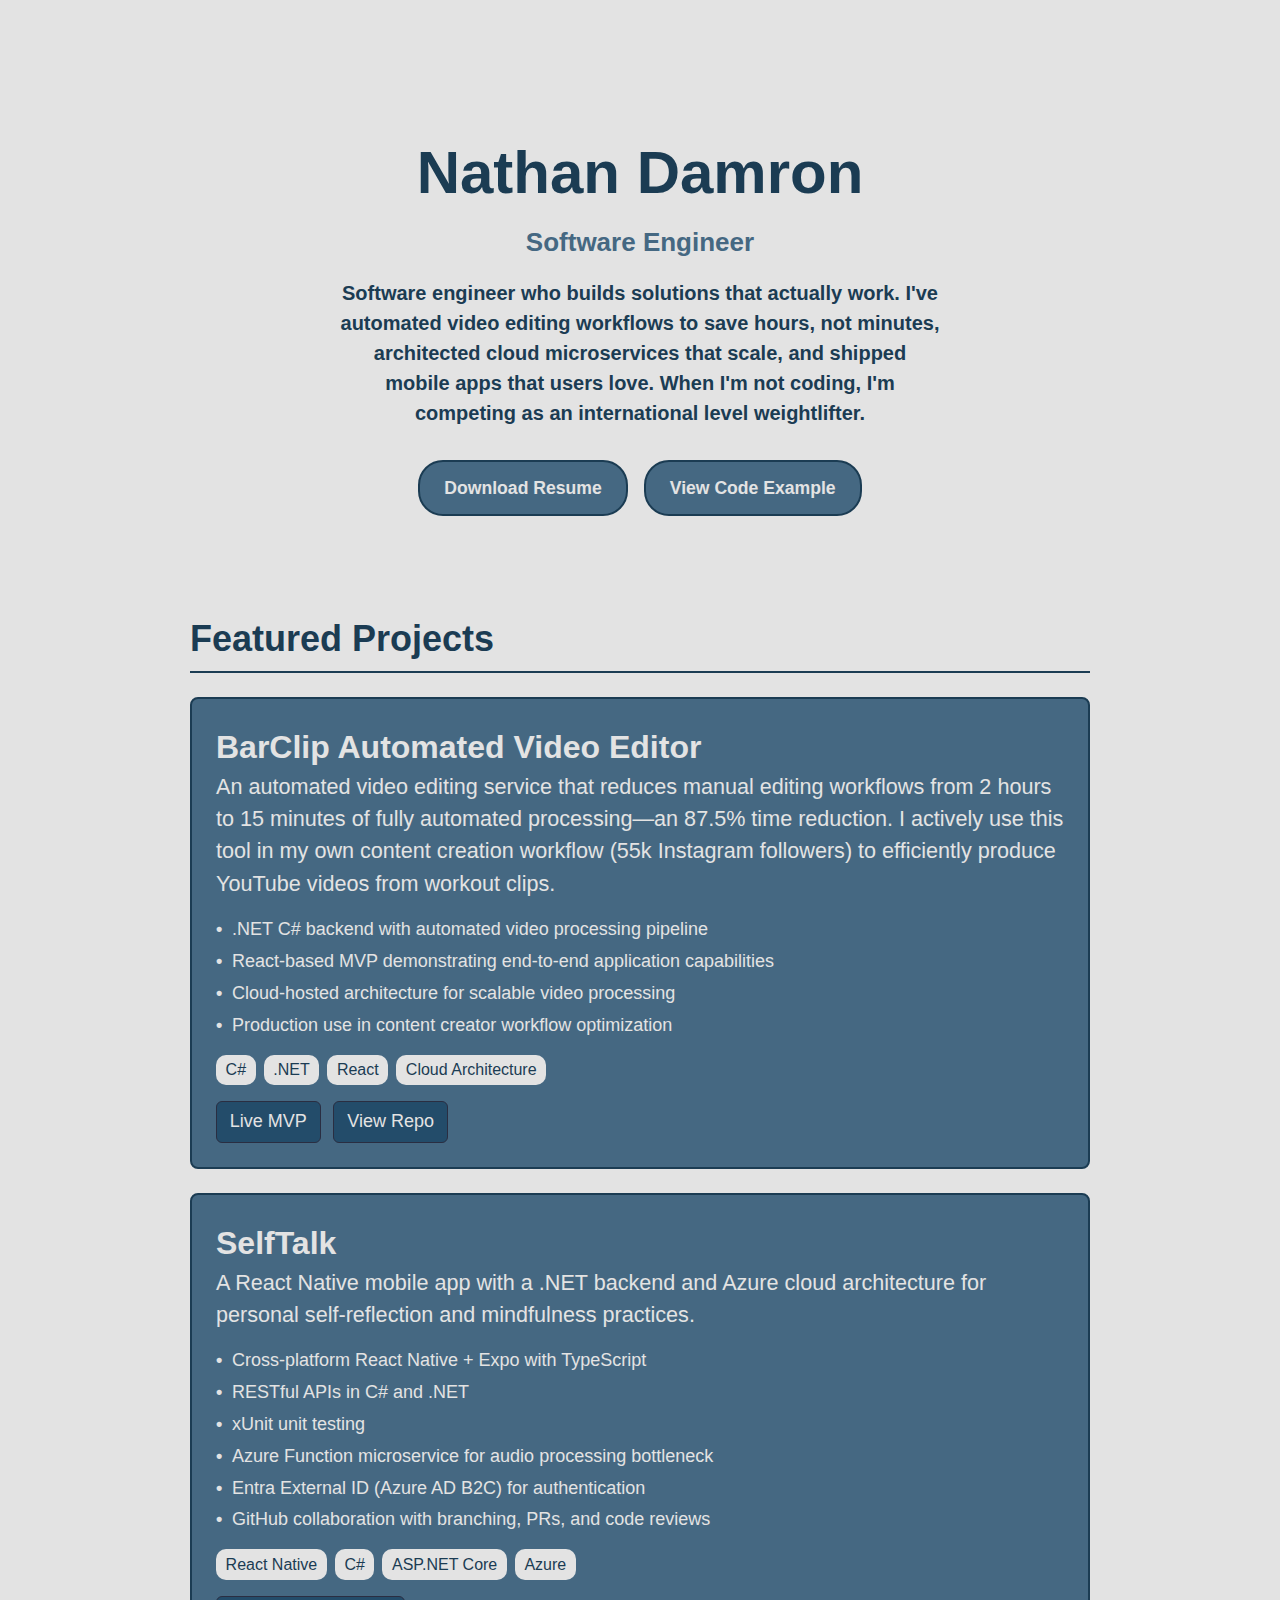
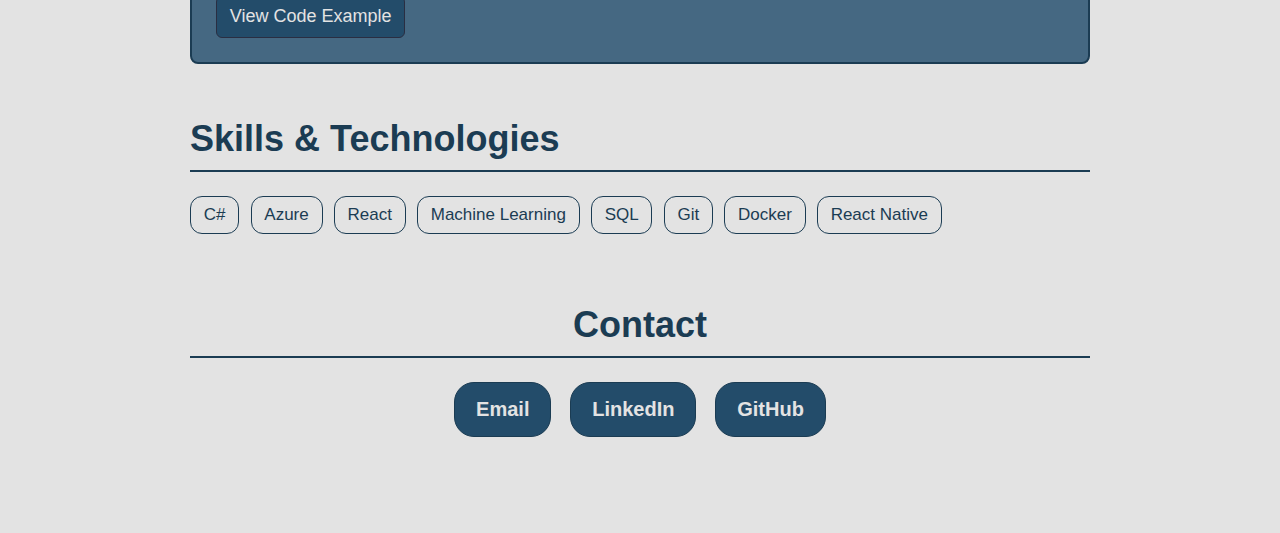
<file: index.html>
<!DOCTYPE html>
<html lang="en">
<head>
<meta charset="UTF-8" />
<meta name="viewport" content="width=device-width, initial-scale=1" />
<title>Nathan Damron - Software Developer</title>
<link rel="stylesheet" href="styles.css">
</head>
<body>
  <div class="container">
    <section class="hero">
      <h1>Nathan Damron</h1>
      <div class="subtitle">Software Engineer</div>
      <div class="intro">
        Software engineer who builds solutions that actually work. 
        I've automated video editing workflows to save hours, not minutes, 
        architected cloud microservices that scale, 
        and shipped mobile apps that users love. 
        When I'm not coding, I'm competing as an international level weightlifter.
      </div>
      <div class="hero-actions">
        <a href="resume.pdf" target="_blank" class="resume-btn">Download Resume</a>
        <a href="pages/selftalk-example" class="resume-btn">View Code Example</a>
      </div>
    </section>

    <section id="projects">
      <h2 class="section-title">Featured Projects</h2>
      <div class="projects-list">
        <div class="project-card">
          <div class="project-title">BarClip Automated Video Editor</div>
          <div class="project-description">
            An automated video editing service that reduces manual editing workflows from 2 hours to 15 minutes of fully automated processing—an 87.5% time reduction. I actively use this tool in my own content creation workflow (55k Instagram followers) to efficiently produce YouTube videos from workout clips.
          </div>
          <div class="project-contributions">
            <ul>
              <li>.NET C# backend with automated video processing pipeline</li>
              <li>React-based MVP demonstrating end-to-end application capabilities</li>
              <li>Cloud-hosted architecture for scalable video processing</li>
              <li>Production use in content creator workflow optimization</li>
            </ul>
          </div>
          <div class="project-tech-tags">
            <span class="project-tech-tag">C#</span>
            <span class="project-tech-tag">.NET</span>
            <span class="project-tech-tag">React</span>
            <span class="project-tech-tag">Cloud Architecture</span>
          </div>
          <div class="project-links">
            <a href="https://www.barclip.com" target="_blank" class="project-link">Live MVP</a>
            <a href="https://github.com/damronathan/BarClip" target="_blank" class="project-link">View Repo</a>
          </div>
        </div>

        <div class="project-card">
          <div class="project-title">SelfTalk</div>
          <div class="project-description">
            A React Native mobile app with a .NET backend and Azure cloud architecture for personal self-reflection and mindfulness practices.
          </div>
          <div class="project-contributions">
            <ul>
              <li>Cross-platform React Native + Expo with TypeScript</li>
              <li>RESTful APIs in C# and .NET</li>
              <li>xUnit unit testing</li>
              <li>Azure Function microservice for audio processing bottleneck</li>
              <li>Entra External ID (Azure AD B2C) for authentication</li>
              <li>GitHub collaboration with branching, PRs, and code reviews</li>
            </ul>
          </div>
          <div class="project-tech-tags">
            <span class="project-tech-tag">React Native</span>
            <span class="project-tech-tag">C#</span>
            <span class="project-tech-tag">ASP.NET Core</span>
            <span class="project-tech-tag">Azure</span>
          </div>
          <div class="project-links">
            <a href="pages/selftalk-example" class="project-link">View Code Example</a>
          </div>
        </div>
      </div>
    </section>

    <section id="skills">
      <h2 class="section-title">Skills & Technologies</h2>
      <div class="skills-list">
        <div class="skill-tag">C#</div>
        <div class="skill-tag">Azure</div>
        <div class="skill-tag">React</div>
        <div class="skill-tag">Machine Learning</div>
        <div class="skill-tag">SQL</div>
        <div class="skill-tag">Git</div>
        <div class="skill-tag">Docker</div>
        <div class="skill-tag">React Native</div>
        <!-- Add more skill tags as needed -->
      </div>
    </section>

    <section class="contact-section" id="contact">
      <h2 class="section-title">Contact</h2>
      <div class="contact-links">
        <a href="mailto:damronnathan14@gmail.com" class="contact-link">Email</a>
        <a href="https://www.linkedin.com/in/nathan-damron/" target="_blank" class="contact-link">LinkedIn</a>
        <a href="https://github.com/damronathan" target="_blank" class="contact-link">GitHub</a>
      </div>
    </section>
  </div>
  <script src="script.js"></script>
</body>
</html>
</file>
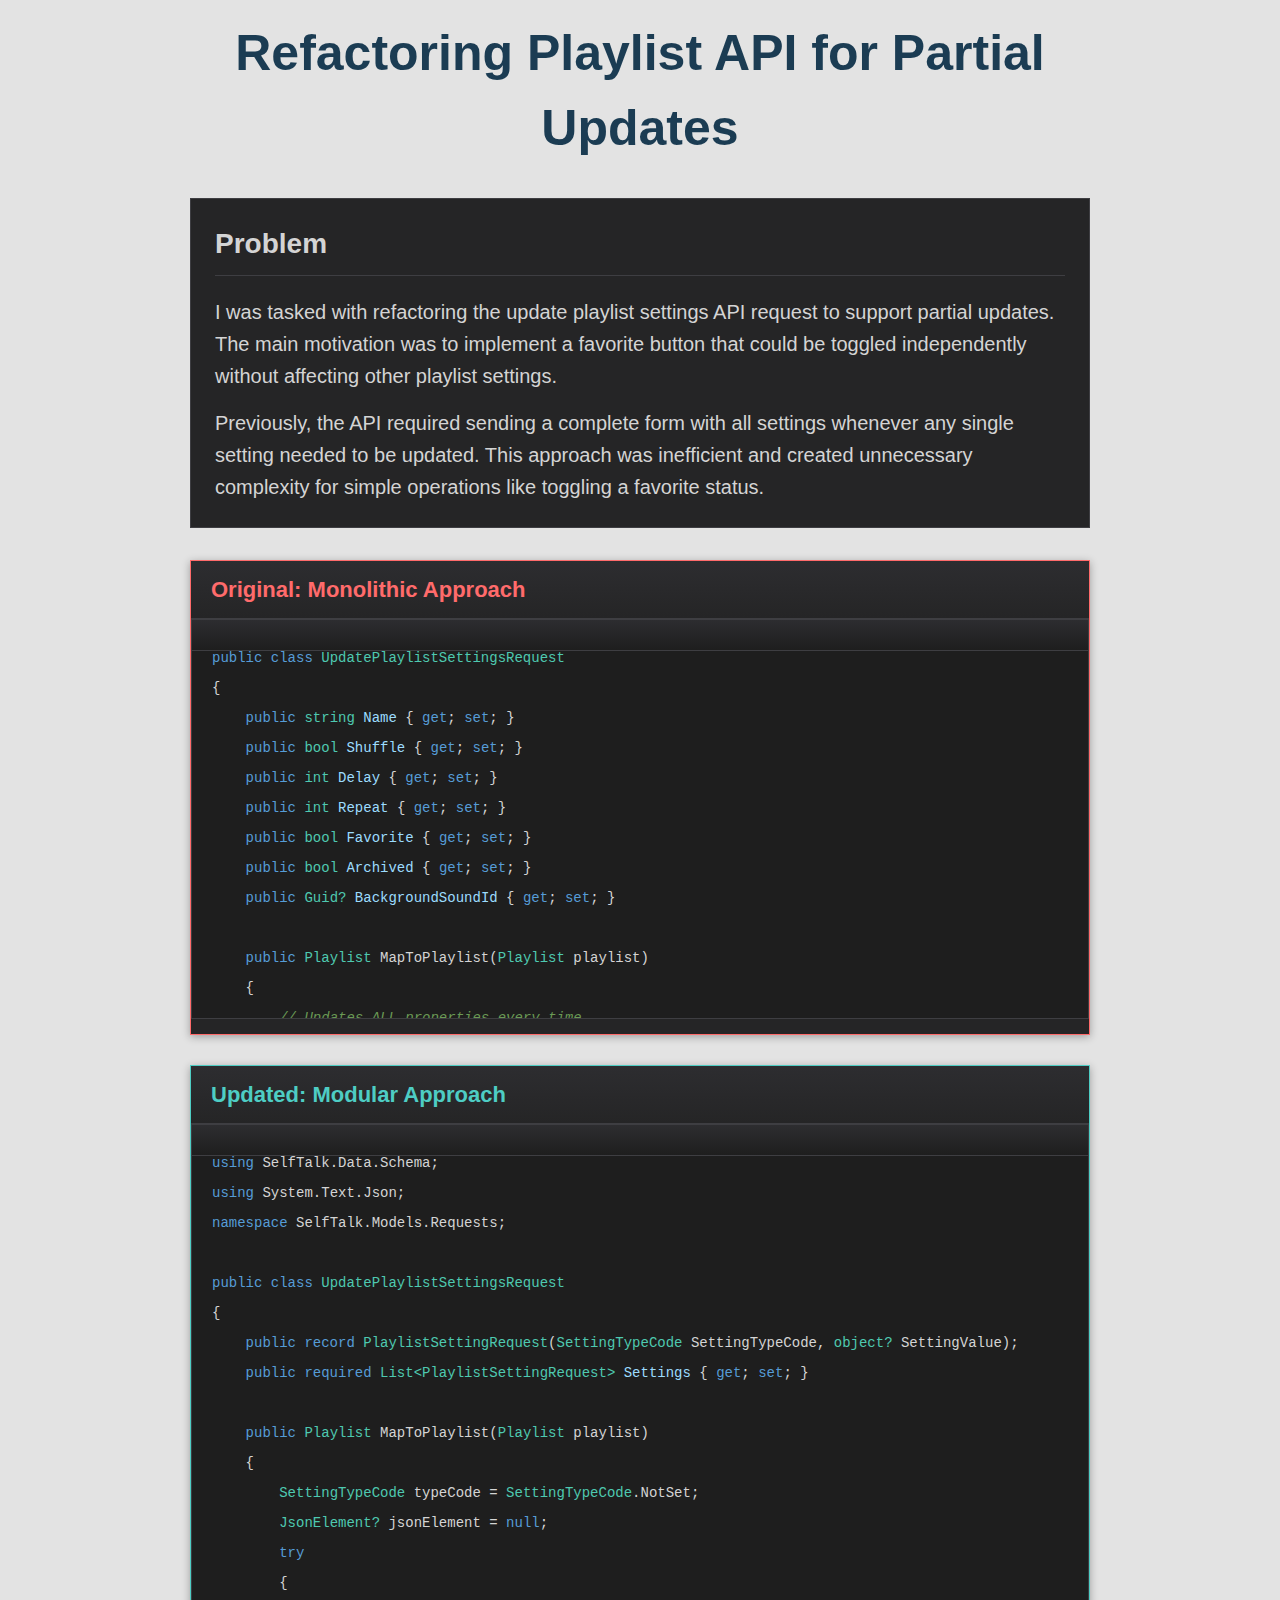
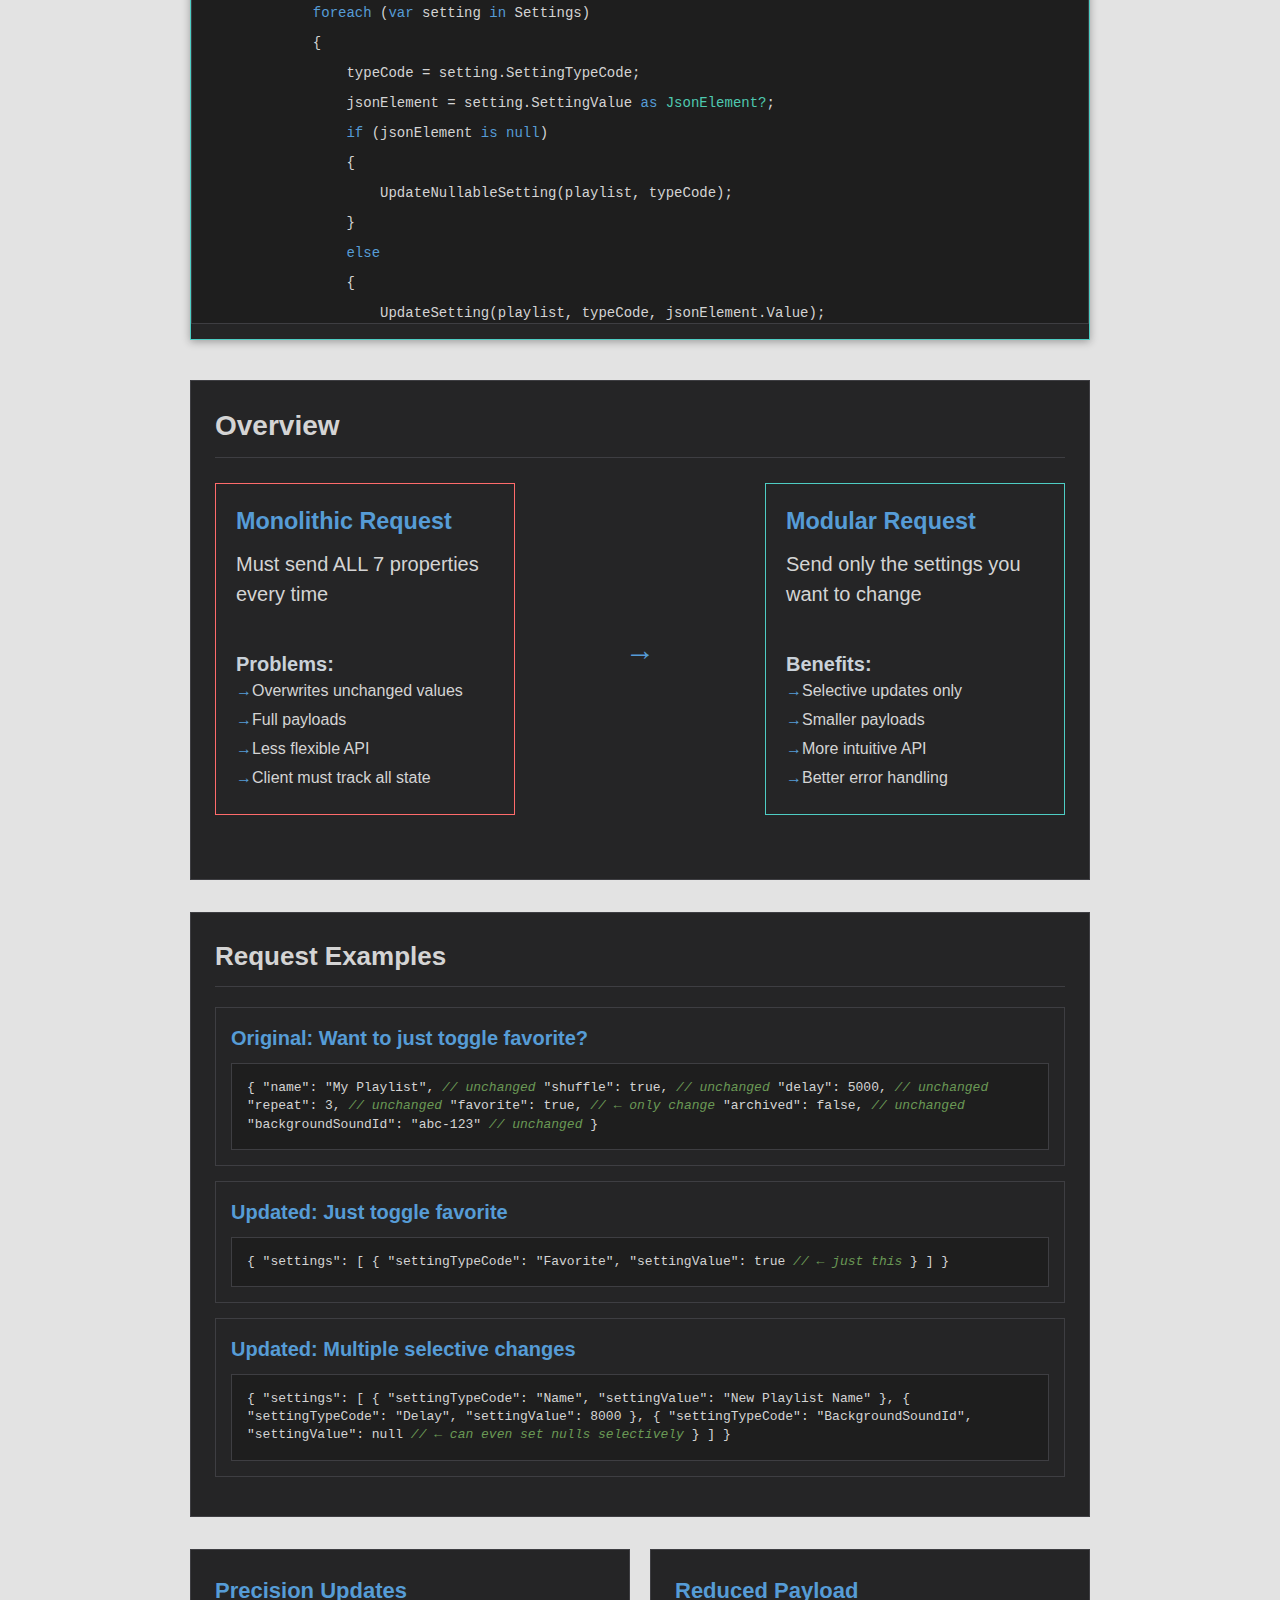
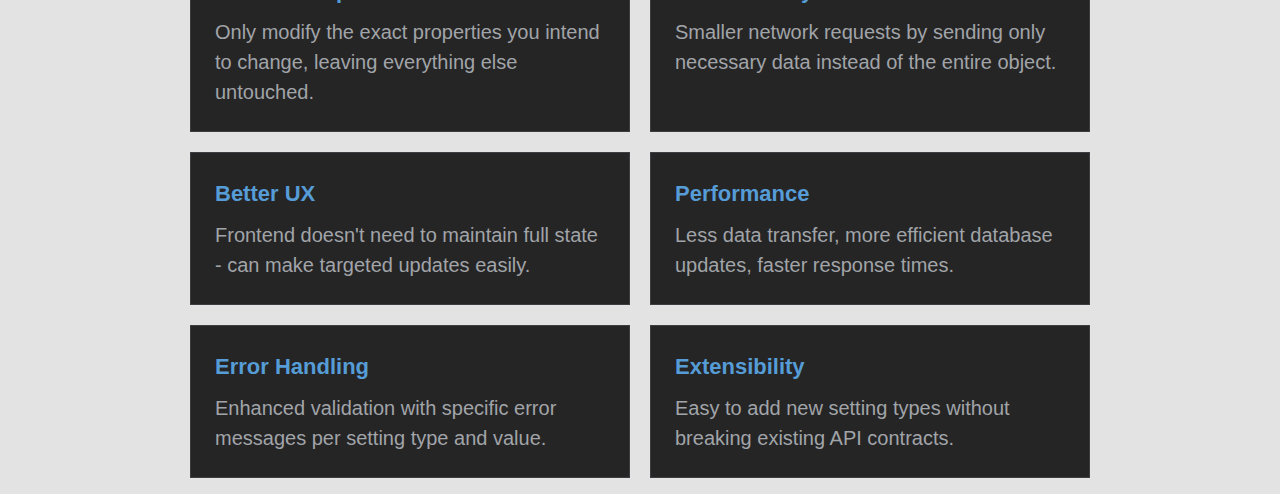
<file: pages/selftalk-example/index.html>
<!DOCTYPE html>
<html lang="en">
<head>
    <meta charset="UTF-8">
    <meta name="viewport" content="width=device-width, initial-scale=1.0">
    <title>Playlist Settings Refactor</title>
    <link rel="stylesheet" href="../../styles.css">
    <style>
        /* Additional styles for code example page */
        .comparison {
            display: flex;
            flex-direction: column;
            gap: 30px;
            margin-bottom: 40px;
        }
        
        .version {
            width: 100%;
            background-color: #252526;
            border-radius: 0;
            padding: 0;
            border: 1px solid #3e3e42;
            transition: border-color 0.3s ease;
            box-shadow: 0 2px 8px rgba(0,0,0,0.3);
        }
        
        .version:hover {
            border-color: #8abf8a;
        }
        
        .original {
            border-color: #ff6b6b;
        }
        
        .updated {
            border-color: #4ecdc4;
        }
        
        .version-title {
            font-size: 1.1em;
            margin: 0;
            padding: 12px 20px;
            text-align: left;
            font-weight: 600;
            background: linear-gradient(to bottom, #2d2d30, #252526);
            border-bottom: 1px solid #3e3e42;
            font-family: 'Segoe UI', Tahoma, Geneva, Verdana, sans-serif;
        }
        
        .original .version-title {
            color: #ff6b6b;
        }
        
        .updated .version-title {
            color: #4ecdc4;
        }
        
        .code-section {
            background: #1e1e1e;
            border-radius: 0;
            padding: 20px;
            margin-bottom: 15px;
            overflow-x: auto;
            max-height: 400px;
            overflow-y: auto;
            border: 1px solid #3e3e42;
            box-shadow: inset 0 1px 0 rgba(255,255,255,0.1);
            position: relative;
        }
        
        .updated .code-section {
            max-height: 800px;
        }
        
        .code-section::before {
            content: '';
            position: absolute;
            top: 0;
            left: 0;
            right: 0;
            height: 30px;
            background: linear-gradient(to bottom, #2d2d30, #1e1e1e);
            border-bottom: 1px solid #3e3e42;
            border-radius: 0;
        }
        
        .code-section code {
            color: #d4d4d4;
            font-family: 'Cascadia Code', 'Consolas', 'Monaco', 'Courier New', monospace;
            font-size: 14px;
            line-height: 1.5;
            white-space: pre;
            position: relative;
            z-index: 1;
        }
        
        .keyword { color: #569cd6; font-weight: 500; }
        .string { color: #ce9178; }
        .type { color: #4ec9b0; }
        .comment { color: #6a9955; font-style: italic; }
        .property { color: #9cdcfe; }
        .namespace { color: #c586c0; }
        .using { color: #569cd6; }
        .class { color: #4ec9b0; font-weight: 500; }
        .method { color: #dcdcaa; }
        .enum { color: #4ec9b0; }
        .value { color: #b5cea8; }
        
        .visual-diagram {
            background-color: #252526;
            border-radius: 0;
            padding: 1.5rem;
            margin: 2rem 0;
            border: 1px solid #3e3e42;
        }
        
        .diagram-title {
            font-size: 1.4em;
            color: #d4d4d4;
            margin-bottom: 25px;
            font-weight: 600;
            text-align: left;
            font-family: 'Segoe UI', Tahoma, Geneva, Verdana, sans-serif;
            border-bottom: 1px solid #3e3e42;
            padding-bottom: 10px;
        }
            
        .flow {
            display: flex;
            justify-content: space-between;
            align-items: center;
            margin-bottom: 40px;
        }
        
        .flow-item {
            flex: 1;
            max-width: 300px;
            padding: 20px;
            border-radius: 0;
            border: 1px solid #3e3e42;
        }
        
        .monolithic {
            background-color: #252526;
            color: #d6d8db;
            border-color: #ff6b6b;
        }
        
        .arrow {
            font-size: 1.5em;
            color: #569cd6;
            margin: 0 20px;
            font-weight: 600;
        }
        
        .modular {
            background-color: #252526;
            color: #d6d8db;
            border-color: #4ecdc4;
        }
        
        .benefits-grid {
            display: grid;
            grid-template-columns: repeat(auto-fit, minmax(300px, 1fr));
            gap: 20px;
            margin-top: 30px;
        }
        
        .benefit-card {
            background-color: #252526;
            border-radius: 0;
            padding: 1.5rem;
            border: 1px solid #3e3e42;
            transition: border-color 0.3s ease;
        }
        
        
        
        .benefit-card h3 {
            color: #569cd6;
            margin-bottom: 10px;
            font-size: 1.1em;
            font-weight: 600;
            font-family: 'Segoe UI', Tahoma, Geneva, Verdana, sans-serif;
        }
        
        .benefit-card p {
            color: #a1a4a8;
            font-weight: 300;
        }
        
        .example-requests {
            background-color: #252526;
            border-radius: 0;
            padding: 1.5rem;
            margin: 2rem 0;
            border: 1px solid #3e3e42;
        }
        
        .example-title {
            font-size: 1.3em;
            color: #d4d4d4;
            margin-bottom: 20px;
            text-align: left;
            font-weight: 600;
            font-family: 'Segoe UI', Tahoma, Geneva, Verdana, sans-serif;
            border-bottom: 1px solid #3e3e42;
            padding-bottom: 10px;
        }
        
        .example {
            background-color: #252526;
            border-radius: 0;
            padding: 15px;
            margin: 15px 0;
            border-left: 3px solid #569cd6;
            border: 1px solid #3e3e42;
        }
        
        .example h4 {
            color: #569cd6;
            margin-bottom: 10px;
            font-weight: 600;
            font-family: 'Segoe UI', Tahoma, Geneva, Verdana, sans-serif;
        }
        
                 .json-code {
             background: #1e1e1e;
             color: #d4d4d4;
             padding: 15px;
             border-radius: 0;
             font-family: 'Cascadia Code', 'Consolas', 'Monaco', 'Courier New', monospace;
             font-size: 13px;
             overflow-x: auto;
             border: 1px solid #3e3e42;
             line-height: 1.4;
         }
         
         .json-code .comment {
             color: #6a9955;
             font-style: italic;
             font-weight: 400;
         }
        
        .flow-item ul {
            list-style: none;
            padding-left: 0;
        }
        
        .flow-item li {
            font-weight: 300;
            font-size: 1rem;
            color: #d4d4d4;
            margin-bottom: 0.3rem;
            position: relative;
            padding-left: 1rem;
        }
        
        .flow-item li::before {
            content: "→";
            color: #569cd6;
            position: absolute;
            left: 0;
            font-weight: 600;
        }
        
        .flow-item h3 {
            color: #569cd6;
            margin-bottom: 10px;
            font-weight: 600;
            font-family: 'Segoe UI', Tahoma, Geneva, Verdana, sans-serif;
        }
        
        .flow-item p {
            color: #d4d4d4;
            font-weight: 300;
            margin-bottom: 10px;
        }
        
        .flow-item strong {
            color: #c9d1d9;
            font-weight: 600;
        }
        
                 @media (max-width: 768px) {
             .comparison {
                 flex-direction: column;
                 gap: 20px;
             }
            
            .flow {
                flex-direction: column;
                gap: 20px;
            }
            
            .arrow {
                transform: rotate(90deg);
                margin: 10px 0;
            }
        }
    </style>
</head>
<body>
    <div class="container">
        <h1 style="text-align: center; color: #1B3C53; margin-bottom: 2rem; font-size: 2.5em;">Refactoring Playlist API for Partial Updates</h1>
        
        <div class="task-section" style="background-color: #252526; border-radius: 0; padding: 1.5rem; margin: 2rem 0; border: 1px solid #3e3e42;">
                         <h2 style="font-size: 1.4em; color: #d4d4d4; margin-bottom: 20px; font-weight: 600; font-family: 'Segoe UI', Tahoma, Geneva, Verdana, sans-serif; border-bottom: 1px solid #3e3e42; padding-bottom: 10px;">Problem</h2>
            <p style="color: #d4d4d4; font-weight: 300; line-height: 1.6; margin-bottom: 15px;">
                I was tasked with refactoring the update playlist settings API request to support partial updates. The main motivation was to implement a favorite button that could be toggled independently without affecting other playlist settings.
            </p>
            <p style="color: #d4d4d4; font-weight: 300; line-height: 1.6;">
                Previously, the API required sending a complete form with all settings whenever any single setting needed to be updated. This approach was inefficient and created unnecessary complexity for simple operations like toggling a favorite status.
            </p>
        </div>
        
        <div class="comparison">
            <div class="version original">
                                 <div class="version-title">Original: Monolithic Approach</div>
                <div class="code-section">
                    <code><span class="keyword">public class</span> <span class="type">UpdatePlaylistSettingsRequest</span>
{
    <span class="keyword">public</span> <span class="type">string</span> <span class="property">Name</span> { <span class="keyword">get</span>; <span class="keyword">set</span>; }
    <span class="keyword">public</span> <span class="type">bool</span> <span class="property">Shuffle</span> { <span class="keyword">get</span>; <span class="keyword">set</span>; }
    <span class="keyword">public</span> <span class="type">int</span> <span class="property">Delay</span> { <span class="keyword">get</span>; <span class="keyword">set</span>; }
    <span class="keyword">public</span> <span class="type">int</span> <span class="property">Repeat</span> { <span class="keyword">get</span>; <span class="keyword">set</span>; }
    <span class="keyword">public</span> <span class="type">bool</span> <span class="property">Favorite</span> { <span class="keyword">get</span>; <span class="keyword">set</span>; }
    <span class="keyword">public</span> <span class="type">bool</span> <span class="property">Archived</span> { <span class="keyword">get</span>; <span class="keyword">set</span>; }
    <span class="keyword">public</span> <span class="type">Guid?</span> <span class="property">BackgroundSoundId</span> { <span class="keyword">get</span>; <span class="keyword">set</span>; }

    <span class="keyword">public</span> <span class="type">Playlist</span> MapToPlaylist(<span class="type">Playlist</span> playlist)
    {
        <span class="comment">// Updates ALL properties every time</span>
        playlist.Name = Name;
        playlist.Shuffle = Shuffle;
        playlist.Delay = Delay;
        playlist.Repeat = Repeat;
        playlist.Favorite = Favorite;
        playlist.BackgroundSoundId = BackgroundSoundId;
        playlist.Archived = Archived;
        playlist.ModifiedDate = <span class="type">DateTime</span>.UtcNow;
        
        <span class="keyword">return</span> playlist;
    }
}</code>
                </div>
            </div>
            
            <div class="version updated">
                                 <div class="version-title">Updated: Modular Approach</div>
                <div class="code-section">
                    <code><span class="keyword">using</span> SelfTalk.Data.Schema;
<span class="keyword">using</span> System.Text.Json;
<span class="keyword">namespace</span> SelfTalk.Models.Requests;

<span class="keyword">public class</span> <span class="type">UpdatePlaylistSettingsRequest</span>
{
    <span class="keyword">public record</span> <span class="type">PlaylistSettingRequest</span>(<span class="type">SettingTypeCode</span> SettingTypeCode, <span class="type">object?</span> SettingValue);
    <span class="keyword">public required</span> <span class="type">List&lt;PlaylistSettingRequest&gt;</span> <span class="property">Settings</span> { <span class="keyword">get</span>; <span class="keyword">set</span>; }

    <span class="keyword">public</span> <span class="type">Playlist</span> MapToPlaylist(<span class="type">Playlist</span> playlist)
    {
        <span class="type">SettingTypeCode</span> typeCode = <span class="type">SettingTypeCode</span>.NotSet;
        <span class="type">JsonElement?</span> jsonElement = <span class="keyword">null</span>;
        <span class="keyword">try</span>
        {
            <span class="keyword">foreach</span> (<span class="keyword">var</span> setting <span class="keyword">in</span> Settings)
            {
                typeCode = setting.SettingTypeCode;
                jsonElement = setting.SettingValue <span class="keyword">as</span> <span class="type">JsonElement?</span>;
                <span class="keyword">if</span> (jsonElement <span class="keyword">is null</span>)
                {
                    UpdateNullableSetting(playlist, typeCode);
                }
                <span class="keyword">else</span>
                {
                    UpdateSetting(playlist, typeCode, jsonElement.Value);
                }              
            }
            playlist.ModifiedDate = <span class="type">DateTime</span>.UtcNow;
            <span class="keyword">return</span> playlist;
        }
        <span class="keyword">catch</span> (<span class="type">ArgumentException</span>)
        {
            <span class="keyword">throw</span>;
        }
        <span class="keyword">catch</span> (<span class="type">Exception</span> ex)
        {
            <span class="type">object?</span> value = jsonElement <span class="keyword">is not null</span> ? jsonElement.Value : <span class="keyword">null</span>;
            <span class="keyword">var</span> message = FormatSettingError(typeCode, value, <span class="string">$"Unhandled exception: {ex.Message}"</span>);
            <span class="keyword">var</span> detailedEx = <span class="keyword">new</span> <span class="type">Exception</span>(message, ex);
            <span class="keyword">throw</span> detailedEx;
        }
    }

    <span class="keyword">private static void</span> UpdateSetting(<span class="type">Playlist</span> playlist, <span class="type">SettingTypeCode</span> typeCode, <span class="type">JsonElement</span> value)
    {
        <span class="keyword">switch</span> (typeCode)
        {
            <span class="keyword">case</span> <span class="type">SettingTypeCode</span>.Name:
                playlist.Name = value.ToString();
                <span class="keyword">break</span>;
            <span class="keyword">case</span> <span class="type">SettingTypeCode</span>.Shuffle:
                playlist.Shuffle = value.GetBoolean();
                <span class="keyword">break</span>;
            <span class="keyword">case</span> <span class="type">SettingTypeCode</span>.Delay:
                <span class="type">int</span> delay = value.GetInt32();
                <span class="keyword">if</span> (delay &lt; 0) <span class="keyword">throw new</span> <span class="type">ArgumentException</span>(FormatSettingError(typeCode, value, <span class="string">$"{nameof(playlist.Delay)} cannot be negative"</span>));
                playlist.Delay = delay;
                <span class="keyword">break</span>;
            <span class="keyword">case</span> <span class="type">SettingTypeCode</span>.Repeat:
                <span class="type">int</span> repeat = value.GetInt32();
                <span class="keyword">if</span> (repeat &lt; 1) <span class="keyword">throw new</span> <span class="type">ArgumentException</span>(FormatSettingError(typeCode, value, <span class="string">$"{nameof(playlist.Repeat)} must be at least 1"</span>));
                playlist.Repeat = repeat;
                <span class="keyword">break</span>;
            <span class="keyword">case</span> <span class="type">SettingTypeCode</span>.Favorite:
                playlist.Favorite = value.GetBoolean();
                <span class="keyword">break</span>;
            <span class="keyword">case</span> <span class="type">SettingTypeCode</span>.Archived:
                playlist.Archived = value.GetBoolean();
                <span class="keyword">break</span>;
            <span class="keyword">case</span> <span class="type">SettingTypeCode</span>.BackgroundSoundId:
                playlist.BackgroundSoundId = value.GetGuid();
                <span class="keyword">break</span>;
            <span class="keyword">default</span>:
                <span class="keyword">throw new</span> <span class="type">ArgumentException</span>(FormatSettingError(typeCode, value, <span class="string">$"{nameof(SettingTypeCode)} does not exist"</span>));
        }
    }

    <span class="keyword">private static void</span> UpdateNullableSetting(<span class="type">Playlist</span> playlist, <span class="type">SettingTypeCode</span> typeCode)
    {
        <span class="keyword">switch</span> (typeCode)
        {
            <span class="keyword">case</span> <span class="type">SettingTypeCode</span>.BackgroundSoundId:
                playlist.BackgroundSoundId = <span class="keyword">null</span>;
                <span class="keyword">break</span>;
            <span class="keyword">default</span>:
                <span class="keyword">throw new</span> <span class="type">ArgumentException</span>(FormatSettingError(typeCode, <span class="keyword">null</span>, <span class="string">$"{nameof(SettingTypeCode)} does not exist or does not allow nulls"</span>));
        }
        <span class="keyword">return</span>;
    }

    <span class="keyword">private static string</span> FormatSettingError(<span class="type">SettingTypeCode</span> typeCode, <span class="type">object?</span> value, <span class="type">string</span> reason)
    {
        <span class="keyword">var</span> valueDisplay = value <span class="keyword">is null</span> ? <span class="string">"null"</span> : value.ToString();
        <span class="keyword">return</span> <span class="string">$"Invalid setting — Type: {typeCode}, Value: {valueDisplay}. Reason: {reason}"</span>;
    }
}

<span class="keyword">public enum</span> <span class="type">SettingTypeCode</span>
{
    Name,
    Shuffle,
    Delay,
    Repeat,
    Favorite,
    Archived,
    BackgroundSoundId,
    NotSet
}</code>
                </div>
            </div>
        </div>

        <div class="visual-diagram">
                         <div class="diagram-title">Overview</div>
            <div class="flow">
                <div class="flow-item monolithic">
                    <h3>Monolithic Request</h3>
                    <p>Must send ALL 7 properties every time</p>
                    <br>
                    <strong>Problems:</strong>
                    <ul>
                        <li>Overwrites unchanged values</li>
                        <li>Full payloads</li>
                        <li>Less flexible API</li>
                        <li>Client must track all state</li>
                    </ul>
                </div>
                
                <div class="arrow">→</div>
                
                <div class="flow-item modular">
                    <h3>Modular Request</h3>
                    <p>Send only the settings you want to change</p>
                    <br>
                    <strong>Benefits:</strong>
                    <ul>
                        <li>Selective updates only</li>
                        <li>Smaller payloads</li>
                        <li>More intuitive API</li>
                        <li>Better error handling</li>
                    </ul>
                </div>
            </div>
        </div>

        <div class="example-requests">
                         <div class="example-title">Request Examples</div>
            
            <div class="example">
                <h4>Original: Want to just toggle favorite?</h4>
                                 <div class="json-code">{
   "name": "My Playlist",           <span class="comment">// unchanged</span>
   "shuffle": true,                 <span class="comment">// unchanged</span>
   "delay": 5000,                   <span class="comment">// unchanged</span>
   "repeat": 3,                     <span class="comment">// unchanged</span>
   "favorite": true,                <span class="comment">// ← only change</span>
   "archived": false,               <span class="comment">// unchanged</span>
   "backgroundSoundId": "abc-123"   <span class="comment">// unchanged</span>
 }</div>
            </div>
            
            <div class="example">
                <h4>Updated: Just toggle favorite</h4>
                                 <div class="json-code">{
   "settings": [
     {
       "settingTypeCode": "Favorite",
       "settingValue": true          <span class="comment">// ← just this</span>
     }
   ]
 }</div>
            </div>
            
            <div class="example">
                <h4>Updated: Multiple selective changes</h4>
                                 <div class="json-code">{
   "settings": [
     {
       "settingTypeCode": "Name",
       "settingValue": "New Playlist Name"
     },
     {
       "settingTypeCode": "Delay",
       "settingValue": 8000
     },
     {
       "settingTypeCode": "BackgroundSoundId",
       "settingValue": null          <span class="comment">// ← can even set nulls selectively</span>
     }
   ]
 }</div>
            </div>
        </div>

        <div class="benefits-grid">
                         <div class="benefit-card">
                 <h3>Precision Updates</h3>
                 <p>Only modify the exact properties you intend to change, leaving everything else untouched.</p>
             </div>
            
                         <div class="benefit-card">
                 <h3>Reduced Payload</h3>
                 <p>Smaller network requests by sending only necessary data instead of the entire object.</p>
             </div>
            
                         <div class="benefit-card">
                 <h3>Better UX</h3>
                 <p>Frontend doesn't need to maintain full state - can make targeted updates easily.</p>
             </div>
            
                         <div class="benefit-card">
                 <h3>Performance</h3>
                 <p>Less data transfer, more efficient database updates, faster response times.</p>
             </div>
            
                         <div class="benefit-card">
                 <h3>Error Handling</h3>
                 <p>Enhanced validation with specific error messages per setting type and value.</p>
             </div>
            
                         <div class="benefit-card">
                 <h3>Extensibility</h3>
                 <p>Easy to add new setting types without breaking existing API contracts.</p>
             </div>
        </div>
    </div>
</body>
</html>
</file>
<file: styles.css>
/* Reset and basics */
* {
  margin: 0; padding: 0; box-sizing: border-box;
}
body {
  font-family: "Segoe UI", Tahoma, Geneva, Verdana, sans-serif;
  background-color: #E3E3E3;
  color: #1B3C53;
  line-height: 1.5;
  min-height: 100vh;
  display: flex;
  justify-content: center;
  padding: 1rem;
  font-size: 1.25rem;
}
.container {
  max-width: 900px;
  width: 100%;
}

/* Hero Section */
.hero {
  text-align: center;
  padding: 4rem 1rem 3rem;
}
.hero h1 {
  font-weight: 700;
  font-size: 3.75rem;
  color: #1B3C53;
  margin-bottom: 0.3rem;
}
.hero .subtitle {
  font-weight: 700;
  font-size: 1.625rem;
  color: #456882; /* subtle green accent */
  margin-bottom: 1rem;
}
.hero .intro {
  font-weight: 600;
  font-size: 1.25rem;
  max-width: 600px;
  margin: 0 auto;
  color: #1B3C53;
  margin-bottom: 2rem;
}

.hero-actions {
  margin-top: 1rem;
  display: flex;
  flex-direction: row;
  gap: 1rem;
  align-items: center;
  justify-content: center;
  max-width: 100%;
  flex-wrap: wrap;
}

.resume-btn {
  display: inline-block;
  background-color: #456882;
  color: #E3E3E3;
  padding: 0.8rem 1.5rem;
  border-radius: 25px;
  text-decoration: none;
  font-weight: 700;
  font-size: 1.1rem;
  transition: all 0.3s ease;
  border: 2px solid #1B3C53;
}

.resume-btn:hover {
  background-color: transparent;
  color: #1B3C53;
  transform: translateY(-2px);
}
.tasky-img{
  width: 200px;
  position: fixed;
  top: 50%;
  right: 0;
  /* transform: translateY(-50%); */
}

/* Projects Section */
section {
  margin-top: 3rem;
}
h2.section-title {
  font-weight: 600;
  font-size: 2.25rem;
  margin-bottom: 1.5rem;
  color: #1B3C53;
  border-bottom: 2px solid #1B3C53;
  padding-bottom: 0.3rem;
}
.projects-list {
  display: grid;
  gap: 1.5rem;
}
.project-card {
  background-color: #456882;
  padding: 1.5rem;
  border-radius: 8px;
  border: 2px solid #1B3C53;
  transition: border-color 0.3s ease;
}

.project-title {
  color: #E3E3E3;
  font-weight: 600;
  font-size: 2rem;
}
.video-wrapper {
  position: relative;
  width: 100%;           /* full width of parent */
  max-width: 800px;      /* optional max width */
  padding-bottom: 56.25%; /* 16:9 aspect ratio (9/16 = 0.5625) */
  height: 0;
  margin: 0 auto;
}
.video-wrapper iframe {
  position: absolute;
  top: 0;
  left: 0;
  width: 100%;
  height: 100%;
  border: 0;
}
.project-description {
  font-weight: 300;
  font-size: 1.35rem;
  color: #E3E3E3;
  margin-bottom: 1rem;
}
.project-contributions {
  margin-bottom: 1rem;
}
.project-contributions ul {
  margin-top: 1rem;
  list-style: none;
  padding-left: 0;
}
.project-contributions li {
  font-weight: 300;
  font-size: 1.125rem;
  color: #E3E3E3;
  margin-bottom: 0.3rem;
  position: relative;
  padding-left: 1rem;
}
.project-contributions li::before {
  content: "•";
  color: #E3E3E3;
  position: absolute;
  left: 0;
  font-weight: bold;
}
.project-tech-tags {
  display: flex;
  flex-wrap: wrap;
  gap: 0.5rem;
  margin-bottom: 1rem;
}
.project-tech-tag {
  background-color: #E3E3E3;
  color: #1B3C53;
  padding: 0.2rem 0.6rem;
  border-radius: 10px;
  font-weight: 500;
  font-size: 1rem;
}
.project-links {
  display: flex;
  gap: 0.8rem;
  flex-wrap: wrap;
}
.project-link {
  color: #E3E3E3;
  background-color: #234C6A;
  text-decoration: none;
  font-size: 1.125rem;
  font-weight: 500;
  border: 1px solid #2a2e42;
  padding: 0.4rem 0.8rem;
  border-radius: 6px;
  transition: border-color 0.3s ease;
}
.project-link:hover {
  border-color: #E3E3E3;
}
.project-link.placeholder {
  color: #6b7280;
  font-style: italic;
  cursor: not-allowed;
}

/* Skills Section */
.skills-list {
  margin-top: 1rem;
  display: flex;
  flex-wrap: wrap;
  gap: 0.7rem;
}
.skill-tag {
  background-color: #E3E3E3;
  color: #1B3C53;
  border: 1px solid #1B3C53;
  padding: 0.3rem 0.8rem;
  border-radius: 12px;
  font-weight: 500;
  font-size: 1.0625rem;
}

/* Contact Section */
.contact-section {
  text-align: center;
  margin-top: 3rem;
  padding-top: 1rem;
}
.contact-links {
  margin-top: 1rem;
  margin-bottom: 5rem;
  display: flex;
  justify-content: center;
  gap: 1.2rem;
  flex-wrap: wrap;
}
.contact-link {
  color: #E3E3E3;
  border: 1px solid #1B3C53;
  background-color: #234C6A;
  padding: 0.7rem 1.3rem;
  border-radius: 20px;
  font-weight: 600;
  text-decoration: none;
  transition: background-color 0.3s ease, color 0.3s ease;
}
.contact-link:hover {
  border: 1px solid #1B3C53;
  background-color: #E3E3E3;
  color: #1B3C53;
}
.tasky-mobile {
    display: none;
  }

/* Responsive */
@media (max-width: 600px) {
  .hero h1 {
    font-size: 2.75rem;
  }
  .hero .subtitle {
    font-size: 1.375rem;
  }
  .project-card {
    padding: 1rem;
  }
} 
@media (max-width: 768px) {
  .tasky-img {
    display: none;
  }
  .tasky-mobile {
    display: block;
    position: fixed;
    bottom: 0;
    left: 0;
    width: 100%;
    height: auto; /* keeps the image ratio */
    z-index: 1000; /* on top of other content */
  }
}
</file>
